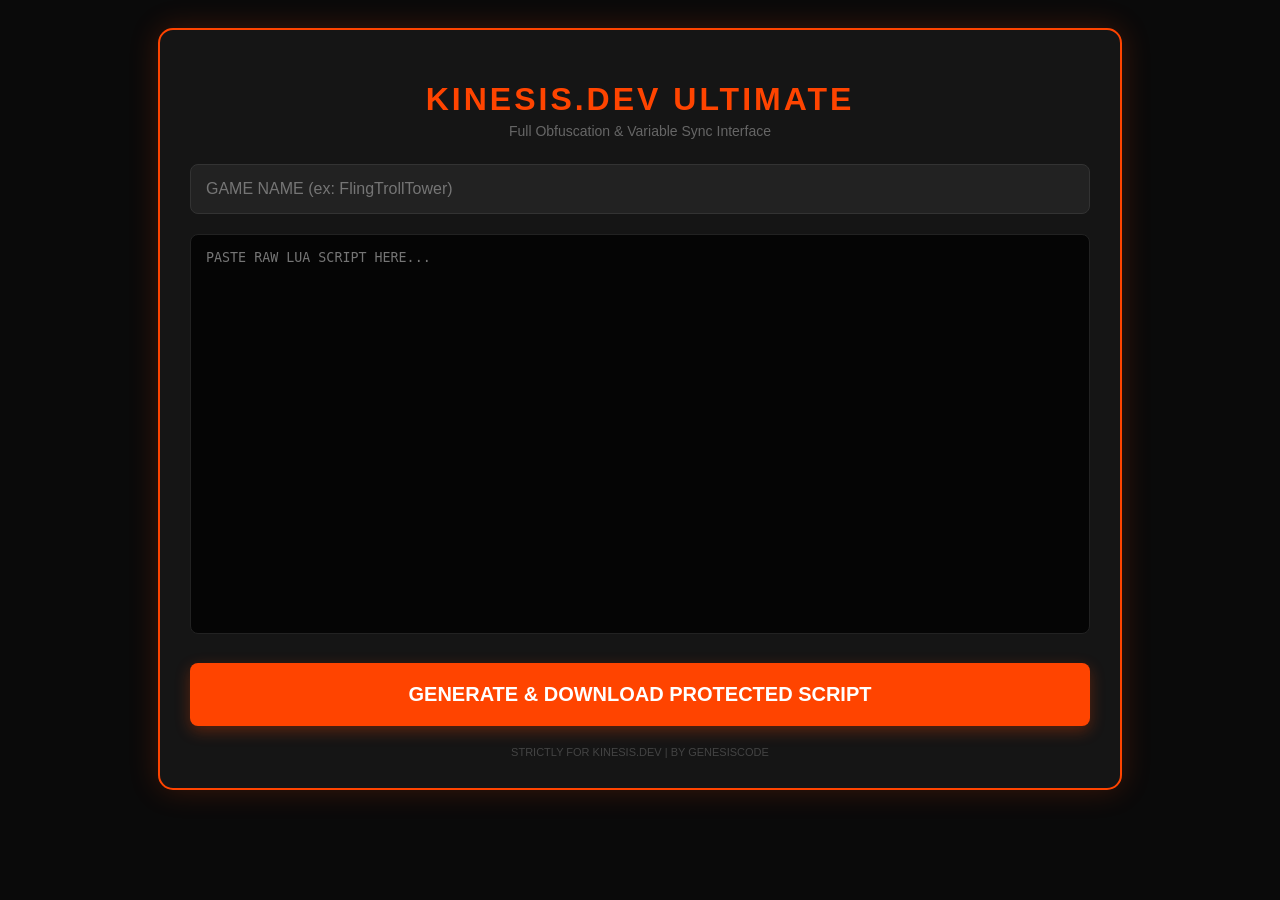
<file: CodeBlox-Official.html>
<!DOCTYPE html>
<html lang="fr">
<head>
    <meta charset="UTF-8">
    <link rel="icon" type="image/png" href="https://cdn-icons-png.flaticon.com/512/2592/2592317.png">
    <title>Kinesis.Dev | Ultimate Protector</title>
    <style>
        body { font-family: 'Segoe UI', sans-serif; background-color: #0a0a0a; color: white; display: flex; flex-direction: column; align-items: center; padding: 20px; }
        .container { width: 90%; max-width: 900px; background: #151515; padding: 30px; border-radius: 15px; border: 2px solid #ff4400; box-shadow: 0 0 30px rgba(255, 68, 0, 0.2); }
        h1 { color: #ff4400; text-align: center; text-transform: uppercase; letter-spacing: 3px; margin-bottom: 5px; }
        .subtitle { text-align: center; color: #666; font-size: 14px; margin-bottom: 25px; }
        input[type="text"] { width: 100%; padding: 15px; margin-bottom: 20px; background: #222; border: 1px solid #333; color: white; border-radius: 8px; box-sizing: border-box; font-size: 16px; }
        textarea { width: 100%; height: 400px; background: #050505; color: #00ff44; border: 1px solid #222; border-radius: 8px; padding: 15px; font-family: 'Consolas', monospace; resize: none; box-sizing: border-box; }
        button { width: 100%; padding: 20px; margin-top: 25px; background: #ff4400; border: none; color: white; font-weight: bold; font-size: 20px; cursor: pointer; border-radius: 8px; transition: 0.3s; box-shadow: 0 5px 15px rgba(255, 68, 0, 0.3); }
        button:hover { background: #ff6622; transform: scale(1.01); }
        .footer { margin-top: 20px; font-size: 11px; color: #444; text-align: center; }
    </style>
</head>
<body>

    <div class="container">
        <h1>Kinesis.Dev ULTIMATE</h1>
        <div class="subtitle">Full Obfuscation & Variable Sync Interface</div>
        
        <input type="text" id="gameName" placeholder="GAME NAME (ex: FlingTrollTower)">
        
        <textarea id="scriptInput" placeholder="PASTE RAW LUA SCRIPT HERE..."></textarea>
        
        <button onclick="protect()">GENERATE & DOWNLOAD PROTECTED SCRIPT</button>
        
        <div class="footer">STRICTLY FOR KINESIS.DEV | BY GENESISCODE</div>
    </div>

    <script>
        function protect() {
            const gameName = document.getElementById('gameName').value || "Script";
            let code = document.getElementById('scriptInput').value;

            if (!code) { alert("Paste something first!"); return; }

            // 1. Nettoyage
            code = code.replace(/--\[\[[\s\S]*?\]\]/g, "");
            code = code.replace(/--.*$/gm, "");

            // 2. BLACKLIST ÉTENDUE (Empêche le renommage des variables clés)
            const blacklist = [
                "game", "script", "workspace", "wait", "task", "Rayfield", 
                "Window", "mainTab", "Tab", "Section", "lp", "plrs", "tool",
                "settings", "event", "handle", "hrp", "targetHRP", "RunService", 
                "Enum", "RS", "mouse", "uis", "pushRemote", "target", "char", "plr"
            ];

            let varCounter = 0;
            const varMap = {};

            // Détection et remplacement sécurisé
            code = code.replace(/local\s+([a-zA-Z_][a-zA-Z0-9_]*)\s*=/g, (match, name) => {
                if (blacklist.includes(name)) return match;
                if (!varMap[name]) {
                    varCounter++;
                    varMap[name] = "v" + varCounter;
                }
                return `local ${varMap[name]}=`;
            });

            // Synchronisation : on remplace les noms utilisés dans le code par les nouveaux noms v1, v2...
            for (const [oldName, newName] of Object.entries(varMap)) {
                const regex = new RegExp(`\\b${oldName}\\b`, 'g');
                code = code.replace(regex, newName);
            }

            // 3. Obfuscation des Textes
            code = code.replace(/("|')(.*?)("|')/g, (match, quote, content) => {
                let bytes = "";
                for (let i = 0; i < content.length; i++) {
                    bytes += "\\" + content.charCodeAt(i);
                }
                return `"${bytes}"`;
            });

            // 4. Minification
            code = code.replace(/\s+/g, " ").trim();

            // 5. Download
            const fileName = gameName.trim() + "Protected.lua";
            const blob = new Blob([code], { type: 'text/plain' });
            const url = window.URL.createObjectURL(blob);
            const a = document.createElement('a');
            a.href = url;
            a.download = fileName;
            document.body.appendChild(a);
            a.click();
            document.body.removeChild(a);
            window.URL.revokeObjectURL(url);
        }
    </script>

</body>
</html>
</file>
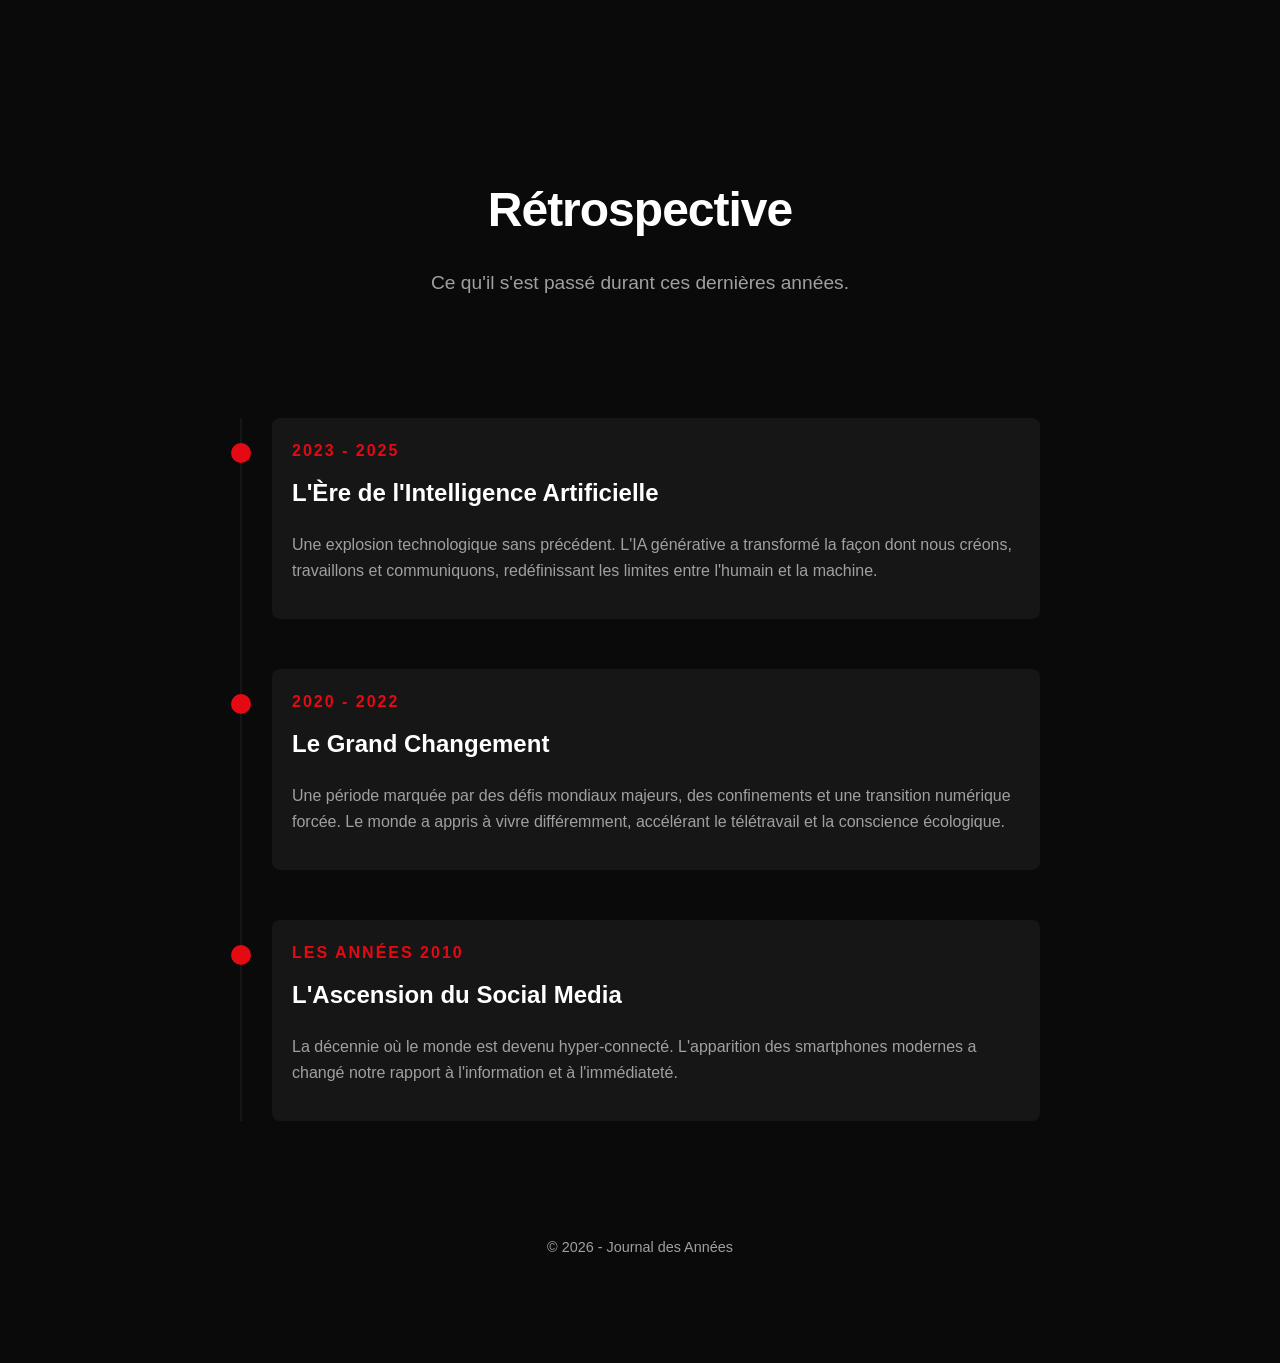
<file: ProjectMoon.html>
<!DOCTYPE html>
<html lang="fr">
<head>
    <meta charset="UTF-8">
    <meta name="viewport" content="width=device-width, initial-scale=1.0">
    <title>Rétrospective | Les Années Passées</title>
    <style>
        /* Couleurs et Base */
        :root {
            --bg-color: #0a0a0a;
            --card-bg: #161616;
            --accent: #e50914; /* Un rouge sombre pour le contraste */
            --text-main: #ffffff;
            --text-dim: #a0a0a0;
        }

        body {
            background-color: var(--bg-color);
            color: var(--text-main);
            font-family: 'Segoe UI', Roboto, Helvetica, Arial, sans-serif;
            margin: 0;
            line-height: 1.6;
        }

        /* Mise en page */
        .container {
            max-width: 800px;
            margin: 0 auto;
            padding: 40px 20px;
        }

        header {
            text-align: center;
            padding: 100px 0 50px 0;
        }

        h1 {
            font-size: 3rem;
            letter-spacing: -1px;
            margin-bottom: 10px;
        }

        .subtitle {
            color: var(--text-dim);
            font-size: 1.2rem;
        }

        /* Timeline / Chronologie */
        .timeline {
            border-left: 2px solid var(--card-bg);
            padding-left: 30px;
            margin-top: 50px;
        }

        .event {
            position: relative;
            margin-bottom: 50px;
            background: var(--card-bg);
            padding: 20px;
            border-radius: 8px;
            transition: transform 0.3s ease;
        }

        .event:hover {
            transform: translateX(10px);
        }

        .event::before {
            content: "";
            position: absolute;
            left: -41px;
            top: 25px;
            width: 20px;
            height: 20px;
            background: var(--accent);
            border-radius: 50%;
        }

        .date {
            font-weight: bold;
            color: var(--accent);
            display: block;
            margin-bottom: 10px;
            text-transform: uppercase;
            letter-spacing: 2px;
        }

        h2 {
            margin-top: 0;
        }

        p {
            color: var(--text-dim);
        }

        footer {
            text-align: center;
            padding: 50px;
            color: #444;
            font-size: 0.9rem;
        }
    </style>
</head>
<body>

    <div class="container">
        <header>
            <h1>Rétrospective</h1>
            <p class="subtitle">Ce qu'il s'est passé durant ces dernières années.</p>
        </header>

        <div class="timeline">
            <div class="event">
                <span class="date">2023 - 2025</span>
                <h2>L'Ère de l'Intelligence Artificielle</h2>
                <p>Une explosion technologique sans précédent. L'IA générative a transformé la façon dont nous créons, travaillons et communiquons, redéfinissant les limites entre l'humain et la machine.</p>
            </div>

            <div class="event">
                <span class="date">2020 - 2022</span>
                <h2>Le Grand Changement</h2>
                <p>Une période marquée par des défis mondiaux majeurs, des confinements et une transition numérique forcée. Le monde a appris à vivre différemment, accélérant le télétravail et la conscience écologique.</p>
            </div>

            <div class="event">
                <span class="date">Les années 2010</span>
                <h2>L'Ascension du Social Media</h2>
                <p>La décennie où le monde est devenu hyper-connecté. L'apparition des smartphones modernes a changé notre rapport à l'information et à l'immédiateté.</p>
            </div>
        </div>

        <footer>
            <p>&copy; 2026 - Journal des Années</p>
        </footer>
    </div>

</body>
</html>
</file>
